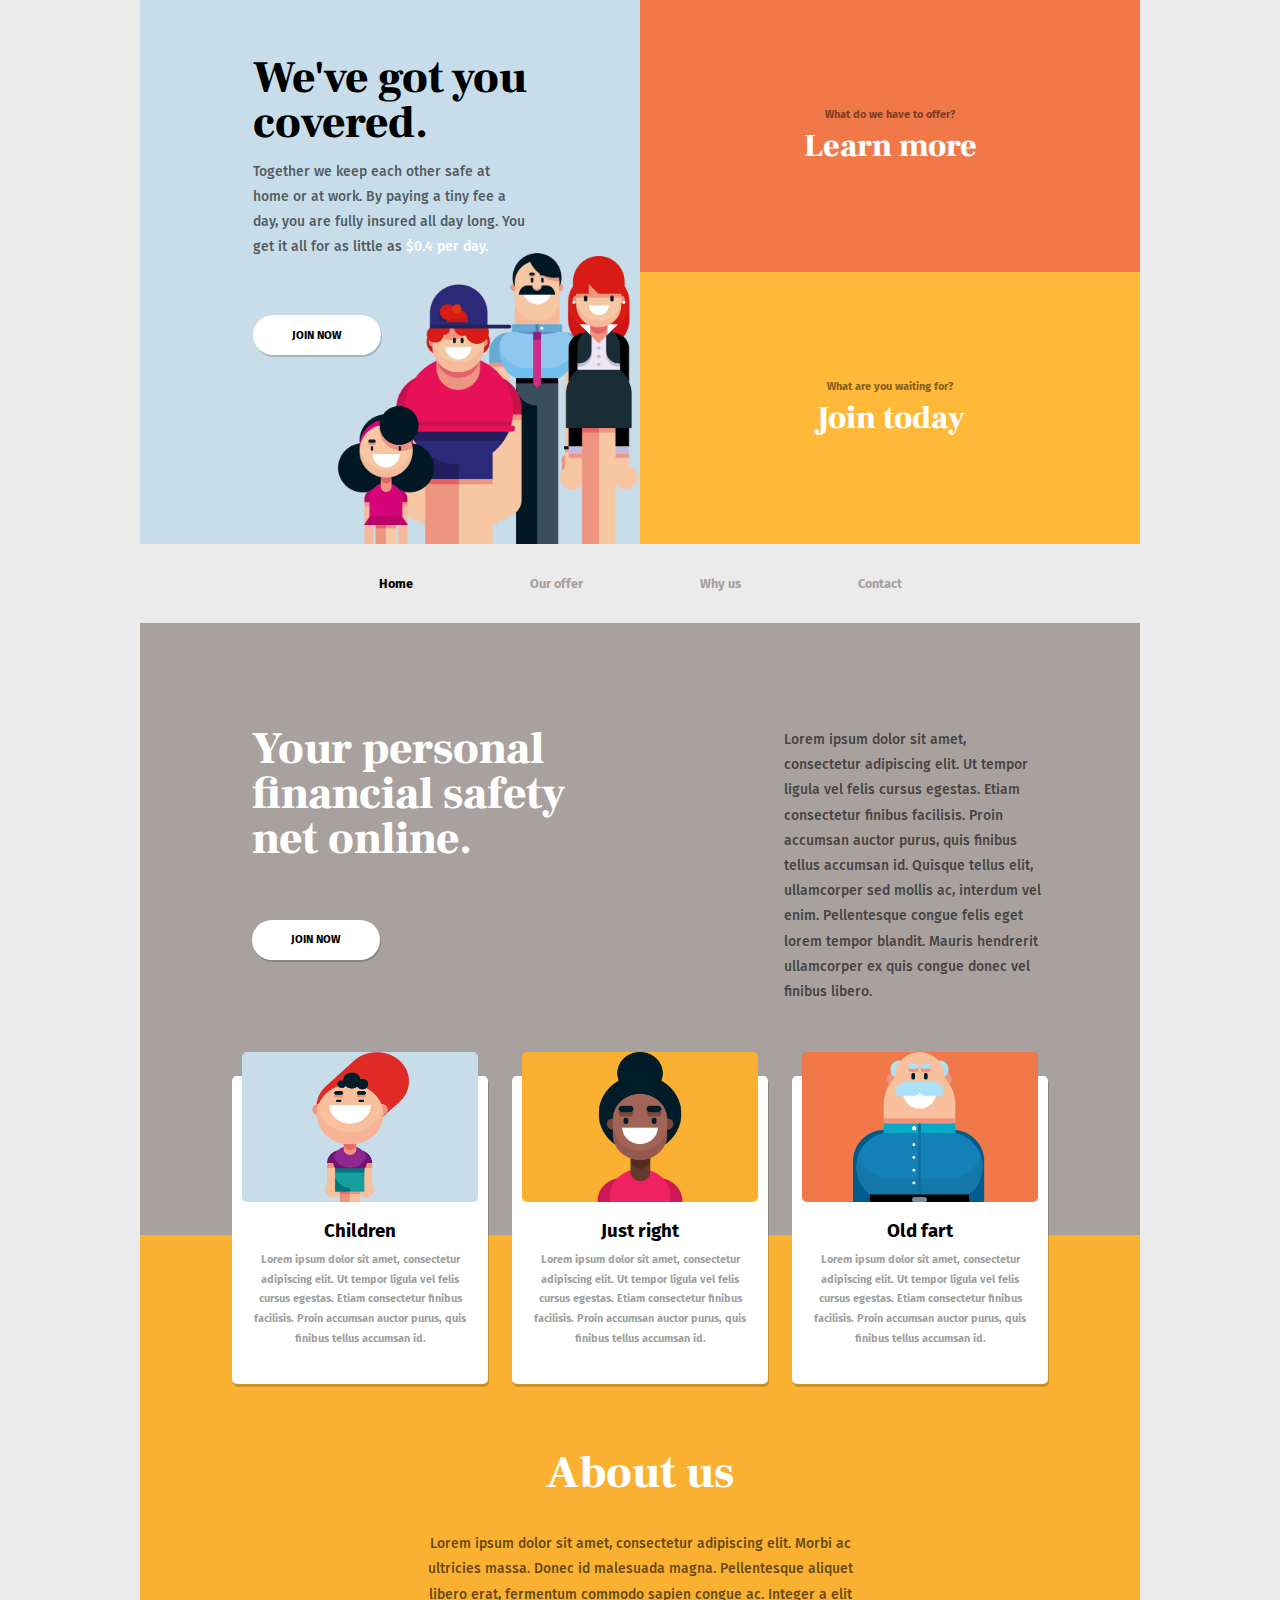
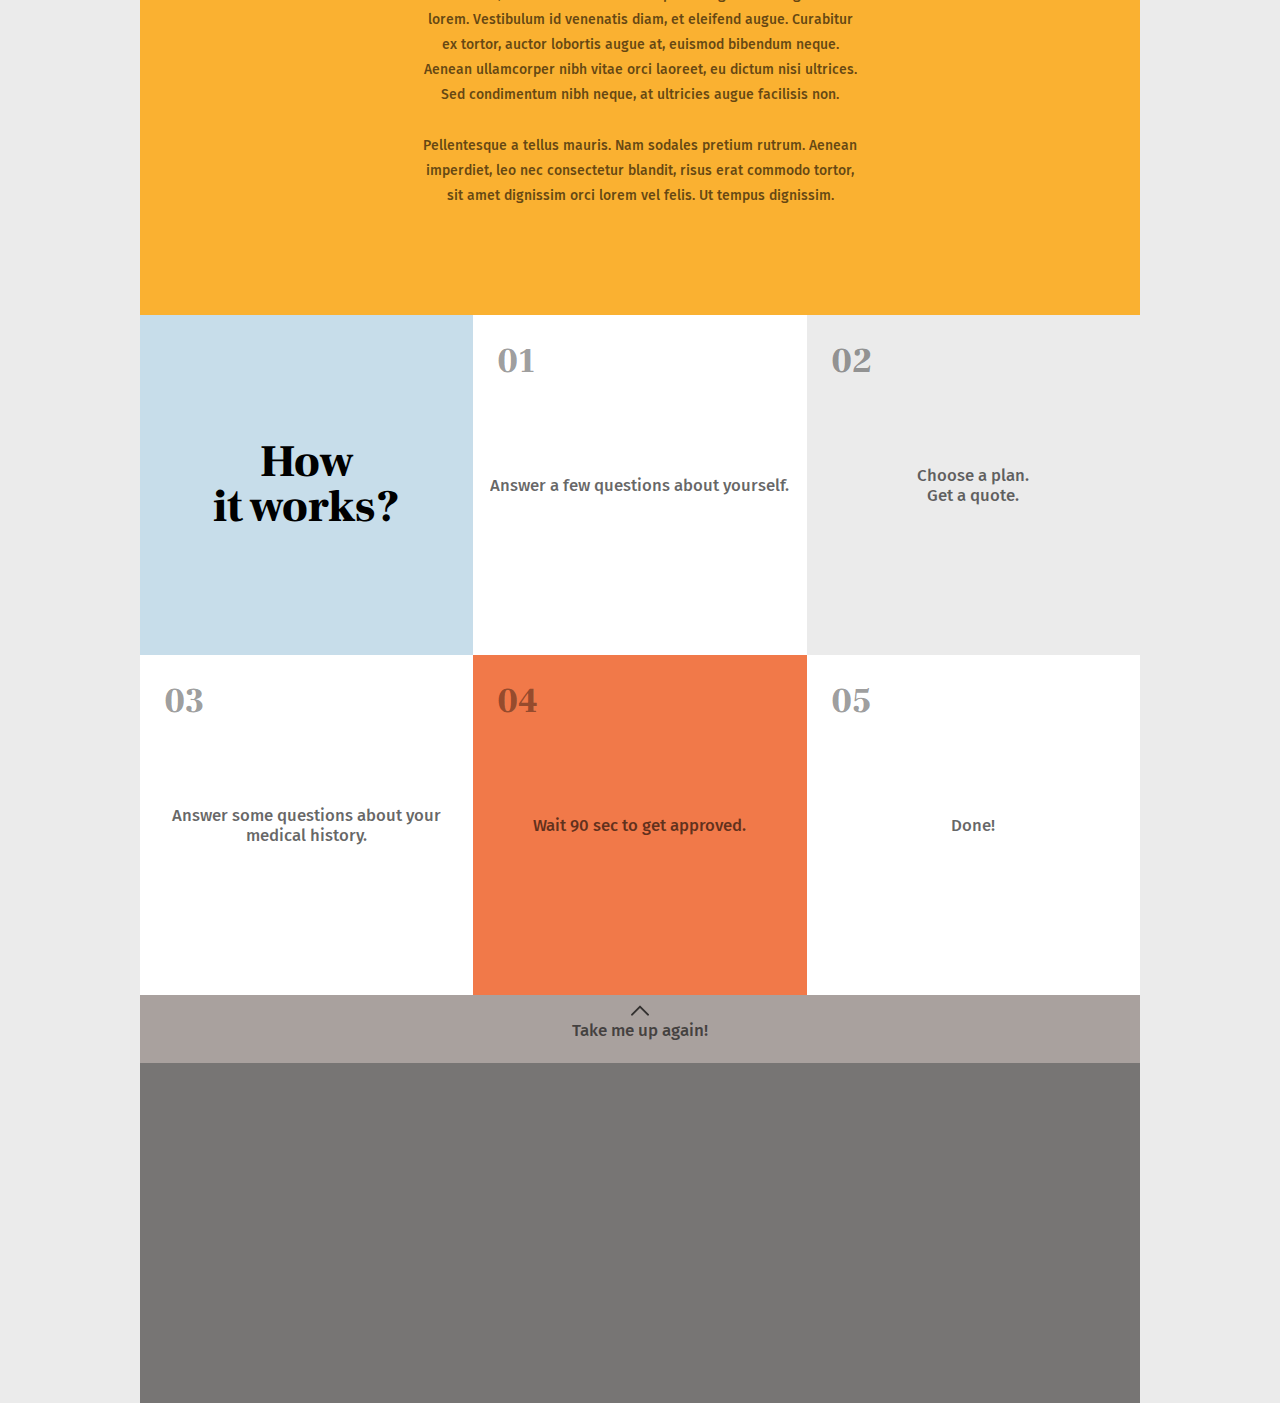
<file: index.html>
<!DOCTYPE html>
<html lang="en">

<head>
    <meta charset="UTF-8">
    <meta http-equiv="X-UA-Compatible" content="IE=edge">
    <meta name="viewport" content="width=device-width, initial-scale=1.0">
    <title>Insurance Grid</title>
    <link rel="stylesheet" href="css/style.css">
</head>

<body>
    <div class="flexWrapper">
        <header>
            <article class="headerBox1">
                <section>
                    <h1>We've got you covered.</h1>
                    <p>Together we keep each other safe at home or at work. By paying a tiny fee a day, you are fully
                        insured all day long. You get it all for as little as <span>$0.4 per day.</span></p>
                    <button class="joinNowBtn">JOIN NOW</button>
                </section>
            </article>
            <article class="headerBox2">
                <p>What do we have to offer?</p>
                <h2>Learn more</h2>
            </article>
            <article class="headerBox3">
                <p>What are you waiting for?</p>
                <h2>Join today</h2>
            </article>
        </header>

        <nav>
            <ul>
                <li class="navUlLi1" style="color: black;">Home</li>
                <li class="navUlLi2">Our offer</li>
                <li class="navUlLi3">Why us</li>
                <li class="navUlLi4">Contact</li>
            </ul>
        </nav>

        <main class="indexMain">
            <article class="mainBoxUpper">
                <section class="grayBoxLeft">
                    <article class="contentWrapper">
                        <h1>Your personal financial safety net online.</h1>
                        <button class="joinNowBtn">JOIN NOW</button>
                    </article>
                </section>
                <section class="grayBoxRight">
                    <article class="contentWrapper">
                        <p>Lorem ipsum dolor sit amet, consectetur adipiscing elit. Ut tempor ligula vel felis cursus
                            egestas. Etiam consectetur finibus facilisis. Proin accumsan auctor purus, quis finibus
                            tellus accumsan id. Quisque tellus elit, ullamcorper sed mollis ac, interdum vel enim.
                            Pellentesque congue felis eget lorem tempor blandit. Mauris hendrerit ullamcorper ex quis
                            congue donec vel finibus libero.</p>
                    </article>
                </section>
            </article>

            <article class="cardsWrapper">
                <section class="leftCard allCards">
                    <h3>Children</h3>
                    <p>Lorem ipsum dolor sit amet, consectetur adipiscing elit. Ut tempor ligula vel felis cursus
                        egestas. Etiam consectetur finibus facilisis. Proin accumsan auctor purus, quis finibus tellus
                        accumsan id.</p>
                </section>
                <div class="imgWrapperBox1 allImgWrapperBox">
                    <img src="./img/child.png">
                </div>
                <section class="middleCard allCards">
                    <h3>Just right</h3>
                    <p>Lorem ipsum dolor sit amet, consectetur adipiscing elit. Ut tempor ligula vel felis cursus
                        egestas. Etiam consectetur finibus facilisis. Proin accumsan auctor purus, quis finibus tellus
                        accumsan id.</p>
                </section>
                <div class="imgWrapperBox2 allImgWrapperBox">
                    <img src="./img/adult.png">
                </div>
                <section class="rightCard allCards">
                    <h3>Old fart</h3>
                    <p>Lorem ipsum dolor sit amet, consectetur adipiscing elit. Ut tempor ligula vel felis cursus
                        egestas. Etiam consectetur finibus facilisis. Proin accumsan auctor purus, quis finibus tellus
                        accumsan id.</p>
                </section>
                <div class="imgWrapperBox3 allImgWrapperBox">
                    <img src="./img/old.png">
                </div>
            </article>
            <article class="mainBoxBottom">
                <h1>About us</h1>
                <p>Lorem ipsum dolor sit amet, consectetur adipiscing elit. Morbi ac ultricies massa. Donec id
                    malesuada magna. Pellentesque aliquet libero erat, fermentum commodo sapien congue ac. Integer a
                    elit lorem. Vestibulum id venenatis diam, et eleifend augue. Curabitur ex tortor, auctor
                    lobortis augue at, euismod bibendum neque. Aenean ullamcorper nibh vitae orci laoreet, eu dictum
                    nisi ultrices. Sed condimentum nibh neque, at ultricies augue facilisis non. <br><br>Pellentesque a
                    tellus mauris. Nam sodales pretium rutrum. Aenean imperdiet, leo nec consectetur blandit, risus
                    erat commodo tortor, sit amet dignissim orci lorem vel felis. Ut tempus dignissim.</p>
            </article>
        </main>

        <article class="howItWorks">
            <div class="unplannedDiv">
                <section class="squareOne">
                    <h1>How<br>it works?</h1>
                </section>
                <section class="squareTwo almostAllSquares">
                    <h2>0</h2>
                    <p>Answer a few questions about yourself.</p>
                </section>
                <section class="squareThree almostAllSquares">
                    <h2>0</h2>
                    <p>Choose a plan.<br>Get a quote.</p>
                </section>
            </div>
            <div class="unplannedDiv">
                <section class="squareFour almostAllSquares">
                    <h2>0</h2>
                    <p>Answer some questions about your medical history.</p>
                </section>
                <section class="squareFive almostAllSquares">
                    <h2>0</h2>
                    <p>Wait 90 sec to get approved.</p>
                </section>
                <section class="squareSix almostAllSquares">
                    <h2>0</h2>
                    <p>Done!</p>
                </section>
            </div>
        </article>

        <footer>
            <article class="takeMeUpBar">
                <img src="./img/vector.png" alt="Go to the top-arrow.">
                <p>Take me up again!</p>
            </article>
        </footer>
    </div>
</body>

</html>
</file>
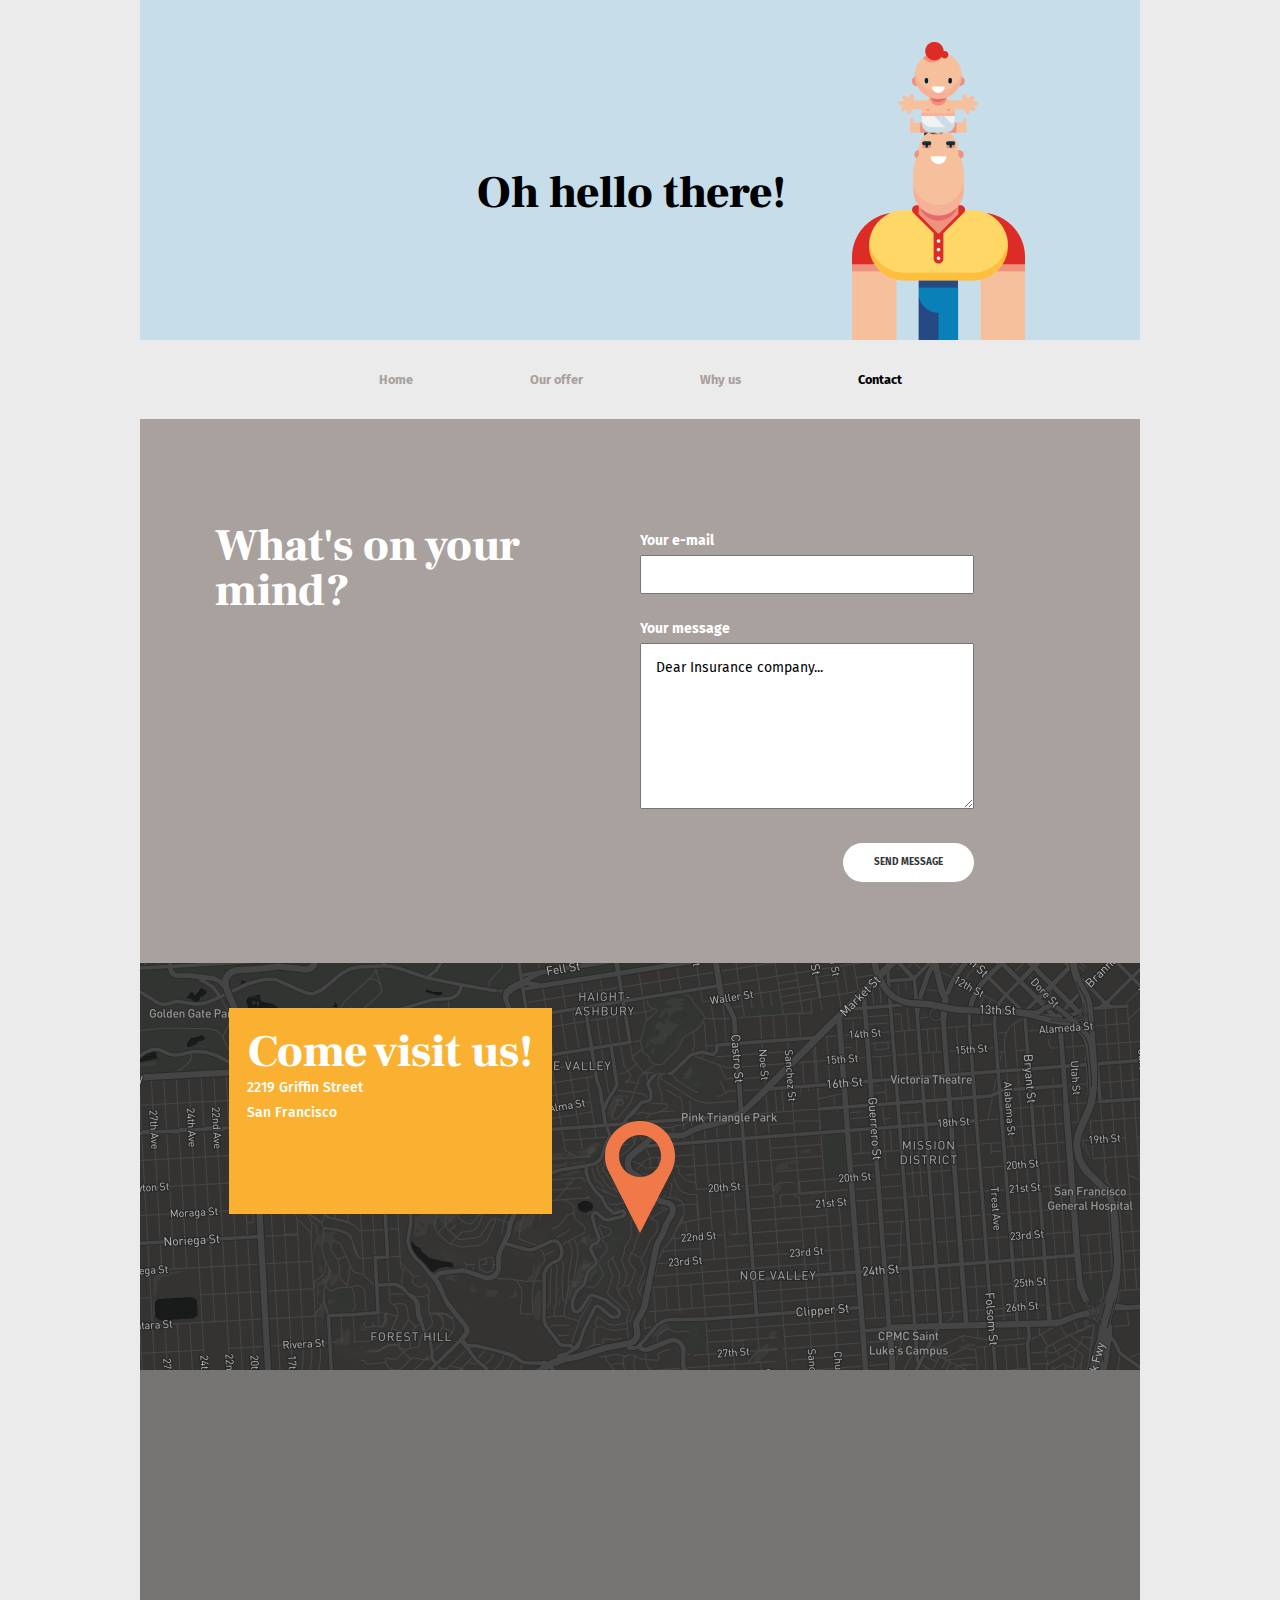
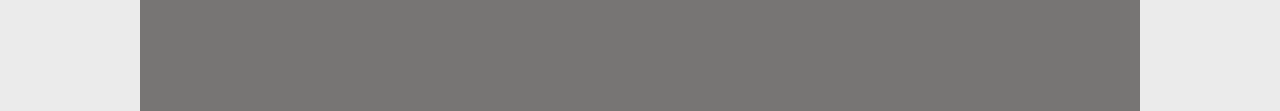
<file: contact.html>
<!DOCTYPE html>
<html lang="en">

<head>
    <meta charset="UTF-8">
    <meta http-equiv="X-UA-Compatible" content="IE=edge">
    <meta name="viewport" content="width=device-width, initial-scale=1.0">
    <title>Insurance Grid</title>
    <link rel="stylesheet" href="css/style.css">
</head>

<body>
    <div class="flexWrapper">
        <header class="contactHeader">
            <article class="contactContentBox">
                <h1>Oh hello there!</h1>
            </article>
            <article class="manAndChild">
            </article>
        </header>

        <nav>
            <ul>
                <li class="navUlLi1">Home</li>
                <li class="navUlLi2">Our offer</li>
                <li class="navUlLi3">Why us</li>
                <li class="navUlLi4" style="color: black;">Contact</li>
            </ul>
        </nav>

        <main class="contactMain">
            <article class="contactMainText">
                <h1>What's on your mind?</h1>
            </article>
            <article class="contactMainFields">
                <form>
                    <label for="email" id="label1" class="formProperties">Your e-mail</label>
                    <input type="text" name="email" id="input1" class="formProperties">
                    <label for="messageField" id="label2" class="formProperties">Your message</label>
                    <textarea name="messageField" id="input2" class="formProperties" placeholder="Dear Insurance company..."></textarea>
                    <button id="button">SEND MESSAGE</button>
                </form>
            </article>
        </main>
        <footer>
            <article class="contactFooter">
                <section class="contactFooterPin">
                    <img src="/img/needle.png" alt="Location pin on map.">
                </section>
                <section class="contactFooterAdress">
                    <h1>Come visit us!</h1>
                    <p>2219 Griffin Street</p>
                    <p>San Francisco</p>
                </section>
            </article>
        </footer>
        <div class="contactGraySpace">
        </div>
    </div>
</body>
</file>
<file: css/style.css>
@import url("https://fonts.googleapis.com/css2?family=Fira+Sans:wght@400;500;700&family=Frank+Ruhl+Libre:wght@700;900&display=swap");

* {
    box-sizing: border-box;
    font-family: 'Fira Sans', serif;
}

body {
    width: 100vw;
    height: auto;
    margin: 0;
    display: flex;
    justify-content: center;
    overflow-x: hidden;
    background-color: rgb(235, 235, 235);
}

.flexWrapper {
    width: 1000px;
    height: auto;
    background-color: #FFFFFF;
    display: flex;
    flex-direction: column;
}

/*  ===========================================
                    INDEX.HTML
    ===========================================  */

/*  ===========================================
    ÖVERGRIPANDE GEMENSAM CSS FÖR FLERA ELEMENT
    
    Sådana element som förekommer på många
    ställen eller få element/selektorer men med
    många egenskaper som är exakt lika.
    ===========================================  */

h1 {
    font-family: 'Frank Ruhl Libre', serif;
    font-size: 2.8125rem;
    font-weight: 900;
    margin: 0;
    text-align: left;
    line-height: 100%;
}

h2 {
    font-family: 'Frank Ruhl Libre', serif;
    font-size: 2rem;
    font-weight: 900;
    color: white;
    margin: 0;
}

p {
    font-size: 0.875rem;
    font-weight: 500;
    margin-top: 0.8rem;
    line-height: 1.8;
    margin: 0;
    color: rgba(0, 0, 0, 0.6);
}

.headerBox2 p,
.headerBox3 p {
    font-size: 0.6875rem;
    font-weight: 700;
    margin: 0;
    color: rgba(0, 0, 0, 0.5);
}

.joinNowBtn {
    width: 8rem;
    height: 2.5rem;
    background-color: white;
    font-size: 0.7rem;
    font-weight: bold;
    border: none;
    border-radius: 30px;
    box-shadow: 1px 2px rgba(0, 0, 0, 0.178);
}

.mainBoxUpper .grayBoxLeft,
.mainBoxUpper .grayBoxRight {
    flex-basis: 50%;
    display: flex;
    justify-content: center;
}

.grayBoxLeft .contentWrapper,
.grayBoxRight .contentWrapper {
    width: 65%;
    height: 45%;
    margin: 6.5rem 0 0 3rem;
    display: flex;
    flex-direction: column;
}

/*  ===========================================
                MER SPECIFIK CSS
    ===========================================  */

header {
    height: 34rem;
    display: grid;
    grid-auto-rows: auto;
    grid-template-columns: repeat(6, 1fr);
}

.headerBox1 {
    grid-row: 1 / span 8;
    grid-column: 1 / span 3;
    background-color: #C7DDEA;
    background-image: url("../img/family.png");
    background-repeat: no-repeat;
    background-size: 19rem;
    background-position: bottom right;
    display: flex;
    justify-content: center;
}

.headerBox1 section {
    width: 55%;
    height: 55%;
    margin-top: 3.5rem;
    display: flex;
    flex-direction: column;
    align-content: center;
}

.headerBox1 section p {
    margin-top: 0.8rem;
}

.headerBox1 section p span {
    color: white;
}

.headerBox1 section .joinNowBtn {
    margin: auto 0 0 0;
}

.headerBox2 {
    grid-row: 1 / span 4;
    grid-column: 4 / span 3;
    background-color: #F17949;
    display: flex;
    flex-direction: column;
    align-items: center;
    justify-content: center;
}

.headerBox3 {
    grid-row: 5 / span 4;
    grid-column: 4 / span 3;
    background-color: #FFB939;
    display: flex;
    flex-direction: column;
    align-items: center;
    justify-content: center;
}

nav {
    background-color: rgb(235, 235, 235);
}

nav ul {
    padding: 0;
    margin: 2rem 18% 2rem 18%;
    list-style: none;
    color: #A9A19E;
    font-size: 0.8rem;
    font-weight: bolder;
    display: flex;
    justify-content: space-around;
}

.indexMain {
    height: 80.75rem;
    display: grid;
    grid-template-rows: repeat(19, 1fr);
    grid-template-columns: repeat(6, 1fr);
}

.mainBoxUpper {
    grid-row: 1 / span 9;
    grid-column: 1 / span 6;
    background-color: #A9A19E;
    display: flex;
}

.mainBoxUpper .grayBoxLeft .contentWrapper h1 {
    color: white;
}

.mainBoxUpper .grayBoxLeft .contentWrapper .joinNowBtn {
    margin-top: 3.6rem;
}

.mainBoxUpper .grayBoxRight .contentWrapper p {
    margin: 0 2rem 0 2rem;
}

/*  ===========================================
            KORTEN I MITTEN AV SIDAN

    Det här var det svåraste av allt att få
    till tror jag. Jag har säkert gjort det
    onödigt komplicerat. Men just nu kommer
    jag inte på något annat sätt att lösa det
    på.
    ===========================================  */

.cardsWrapper {
    grid-row: 7 / span 5;
    grid-column: 1 / span 6;
    display: flex;
    justify-content: space-around;
    margin: 0 8% 0 8%;
    position: relative;
}

.cardsWrapper .allCards {
    width: 16rem;
    height: 19.25rem;
    margin-top: 2.8rem;
    background-color: #FFFFFF;
    z-index: 1;
    border-radius: 5px;
    box-shadow: 1px 3px rgba(0, 0, 0, 0.178);
    display: flex;
    justify-content: center;
    align-items: center;
    flex-direction: column;
}

.cardsWrapper .allCards h3 {
    margin: 6.8rem 0 0 0;
}

.cardsWrapper .allCards p {
    font-size: 11px;
    font-weight: 700;
    color: rgba(0, 0, 0, 0.4);
    text-align: center;
    margin: 0.5rem 1.3rem 0 1.3rem;
}

.cardsWrapper .allImgWrapperBox {
    width: 14.75rem;
    height: 9.375rem;
    overflow: hidden;
    position: absolute;
    top: 1.3rem;
    z-index: 2;
    border-radius: 5px;
    display: flex;
    justify-content: center;
}

.cardsWrapper .imgWrapperBox1 {
    background-color: #C7DDEA;
    left: 1.4rem;
}

.cardsWrapper .imgWrapperBox2 {
    background-color: #FAB131;
}

.cardsWrapper .imgWrapperBox3 {
    background-color: #F17949;
    right: 1.4rem;
}

.cardsWrapper .imgWrapperBox1 img {
    width: 6.02625rem;
    height: 10.124375rem;
}

.cardsWrapper .imgWrapperBox2 img {
    width: 6.485625rem;
    height: 27.0625rem;
}

.cardsWrapper .imgWrapperBox3 img {
    width: 8.3475rem;
    height: 22.75625rem;
}


/*  ===========================================
        GULA REKTANGELN I MITTEN AV SIDAN

    Testade en ny variant här och kör,
    istället för att göra en wrapper runt all
    text som vi måste trixa oss fram till
    storleken på, med overflow: hidden,
    max-width: 55ch. Verkar funka utmärkt.

    ===========================================  */

.mainBoxBottom {
    grid-row: 10 / span 10;
    grid-column: 1 / span 6;
    background-color: #FAB131;
    display: flex;
    flex-direction: column;
    align-items: center;

}

.mainBoxBottom h1 {

    margin: 13.5rem 0 2.2rem 0;
    color: rgba(255, 255, 255, 1);
}

.mainBoxBottom p {
    overflow: hidden;
    max-width: 55ch;
    text-align: center;
}


/*  ===========================================
            HOW IT WORKS-PART / CALENDAR
    ===========================================  */

.howItWorks {
    width: auto;
    height: 42.5rem;
    display: flex;
    flex-direction: column;
    counter-reset: numbers;
}

.unplannedDiv {
    width: auto;
    height: 50%;
    display: flex;
    flex-direction: row;
}

.squareOne,
.almostAllSquares {
    flex: 1;
    display: flex;
    justify-content: center;
    align-items: center;
    position: relative;
}

.squareOne p,
.almostAllSquares p {
    overflow: hidden;
    max-width: 30ch;
    text-align: center;
    line-height: normal;
    font-size: 1.05rem;
}

.almostAllSquares h2 {
    position: absolute;
    color: rgba(0, 0, 0, 0.4);
    left: 1.5rem;
    top: 1.5rem;
    font-size: 2.1875rem;
}

.almostAllSquares h2::after {
    counter-increment: numbers;
    content: counter(numbers);
}

.squareOne {
    background-color: rgb(199, 221, 234);
}

.squareOne h1 {
    text-align: center;
}

.squareThree {
    background-color: rgb(235, 235, 235);
}

.squareFive {
    background-color: rgb(241, 121, 73);
}


/*  ===========================================
                      FOOTER
    ===========================================  */

footer {
    height: 25.5rem;
    display: grid;
    grid-template-rows: repeat(6, 1fr);
    grid-template-columns: repeat(6, 1fr);
    background-color: rgb(119, 117, 116);
}

.takeMeUpBar {
    grid-row: 1 / span 1;
    grid-column: 1 / span 6;
    background-color: rgb(169, 161, 158);
    display: flex;
    flex-direction: column;
    align-items: center;
}

.takeMeUpBar img {
    margin-top: 0.6rem;
}

.takeMeUpBar p {
    font-size: 17px;
}


/*  ===========================================
                    CONTACT.HTML
    ===========================================  */


.contactHeader {
    height: 340px;
    display: grid;
    grid-template-rows: repeat(5, 1fr);
    grid-template-columns: repeat(6, 1fr);
    background-color: #C7DDEA;
}

.contactContentBox {
    grid-row: 3 / span 2;
    grid-column: 3 / span 2;
    margin: 2.2rem 0 0 0.2rem;
}

.manAndChild {
    grid-row: 1 / span 5;
    grid-column: 5 / span 2;
    background-image: url(/img/man-and-child.png);
    background-repeat: no-repeat;
    background-position: bottom;
    margin: 0 0 0 -4.3rem;
}

.contactMain {
    height: 544px;
    display: grid;
    grid-template-rows: repeat(8, 1fr);
    grid-template-columns: repeat(6, 1fr);
    background-color: #A9A19E;
}

.contactMainText {
    grid-row: 2 / span 2;
    grid-column: 1 / span 3;

}

.contactMainText h1 {
    max-width: 15ch;
    margin: 2.3rem 0 0 4.7rem;
    color: rgb(254, 254, 254);
}

.contactMainFields {
    grid-row: 2 / span 6;
    grid-column: 4 / span 2;
    margin-top: 2.8rem;
}

.contactMainFields form {
    display: grid;
    color: white;
}

.formProperties {
    font-size: 14px;
}

#label1 {

    font-weight: 700;
}

#input1 {
    height: 2.4rem;
    margin-top: 0.4rem;
}

#label2 {
    margin: 1.65rem 0 0.4rem 0;
    font-weight: 700;
}

#input2 {
    height: 10.375rem;
    min-height: 2.4rem;
    max-height: 10.375rem;
    min-width: 20.875rem;
    max-width: 20.875rem;
}

#input2::placeholder {
    padding: 0.8rem 0 0 0.8rem;
    color: black;
}

#button {
    width: 8.188rem;
    height: 2.438rem;
    font-size: 10px;
    font-weight: 700;
    border-radius: 30px;
    border-style: none;
    background-color: white;
    justify-self: flex-end;
    margin-top: 2.1rem;
    color: rgba(0, 0, 0, 0.8);
}

.contactFooter {
    width: 1000px;
    height: 407px;
    display: grid;
    grid-template-rows: repeat(6, 1fr);
    grid-template-columns: repeat(6, 1fr);
    background-image: url(/img/map-contact.png);
}

.contactFooterPin {
    grid-row: 3 / span 2;
    grid-column: 3 / span 2;
    justify-self: center;
    align-self: center;
    margin-top: 1.5rem;
}

.contactFooterAdress {
    width: 323px;
    height: 206px;
    grid-row: 1 / span 4;
    grid-column: 1 / span 3;
    background-color: rgb(250, 177, 49);
    color: white;
    justify-self: center;
    align-self: center;
    padding-top: 1.35rem;
    margin-top: 1.6rem;
}

.contactFooterAdress h1 {
    text-align: center;
    
}

.contactFooterAdress p {
    margin-left: 1.15rem;
    color: white;
}

.contactGraySpace {
    height: 21.25rem;
    display: grid;
    grid-template-rows: repeat(5, 1fr);
    grid-template-columns: repeat(6, 1fr);
    background-color: rgb(119, 117, 116);
}
</file>
